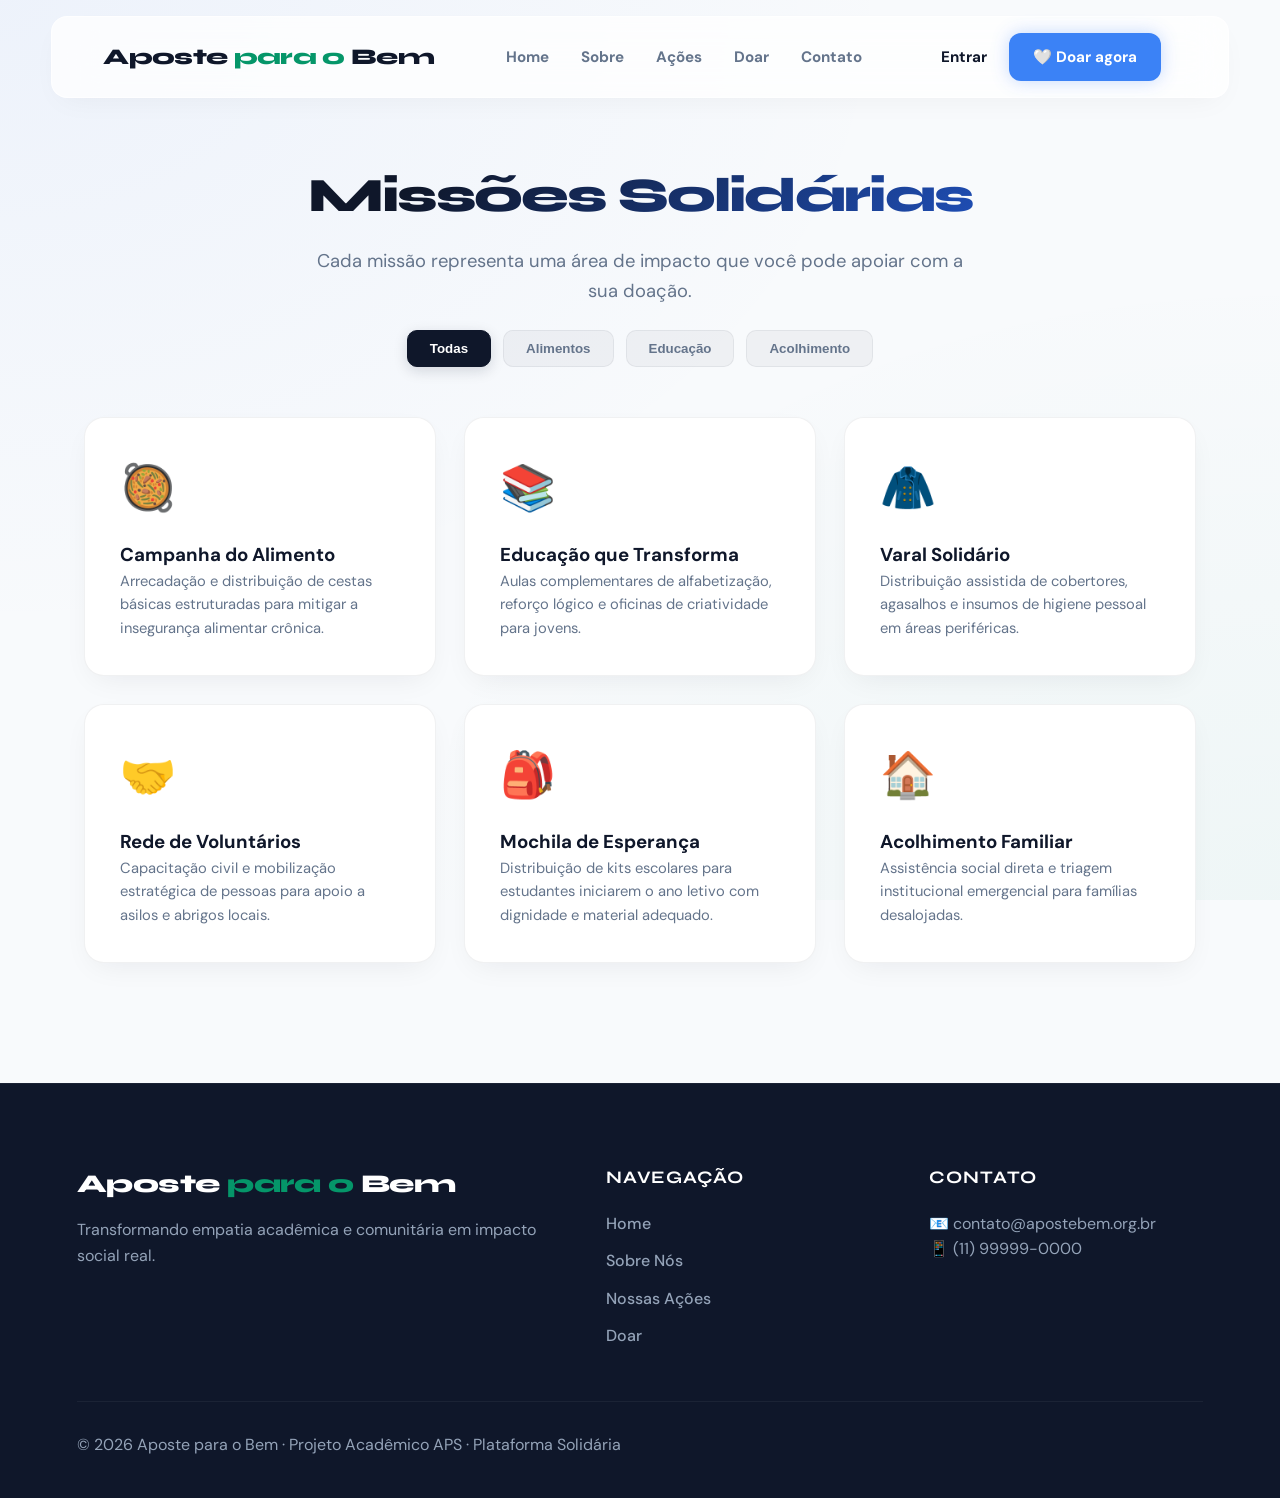
<file: acoes.html>
<!DOCTYPE html>
<html lang="pt-BR">
<head>
  <meta charset="UTF-8" />
  <meta name="viewport" content="width=device-width, initial-scale=1.0" />
  <title>Aposte para o Bem — Ações</title>
  <link href="https://fonts.googleapis.com/css2?family=Syne:wght@700;800&family=DM+Sans:wght@400;500;700&display=swap" rel="stylesheet" />
  <link rel="stylesheet" href="style.css" />
</head>
<body>

  <nav>
    <a href="index.html" class="nav-logo">Aposte<span> para o </span>Bem</a>
    <ul class="nav-links" id="navLinks">
      <li><a href="index.html" class="nav-item">Home</a></li>
      <li><a href="sobre.html" class="nav-item">Sobre</a></li>
      <li><a href="acoes.html" class="nav-item">Ações</a></li>
      <li><a href="doar.html" class="nav-item">Doar</a></li>
      <li><a href="contato.html" class="nav-item">Contato</a></li>
    </ul>
    <div class="nav-actions">
      <a href="login.html" class="nav-login" id="navAuth">Entrar</a>
      <a href="doar.html" class="nav-donate">🤍 Doar agora</a>
      <div class="hamburger" id="hamburger"><span></span><span></span><span></span></div>
    </div>
  </nav>

  <main class="content-wrapper">
    <div class="section-header-aps">
      <h2>Missões Solidárias</h2>
      <p>Cada missão representa uma área de impacto que você pode apoiar com a sua doação.</p>
      
      <div class="filter-box-container">
        <button class="filter-tab active" data-categoria="todos">Todas</button>
        <button class="filter-tab" data-categoria="alimento">Alimentos</button>
        <button class="filter-tab" data-categoria="educacao">Educação</button>
        <button class="filter-tab" data-categoria="acolhimento">Acolhimento</button>
      </div>
    </div>

    <div class="bento-grid-acoes" id="acoesGrid"></div>
  </main>

  <footer>
    <div class="footer-container">
      <div class="footer-box">
        <div class="footer-logo">Aposte<span> para o </span>Bem</div>
        <p>Transformando empatia acadêmica e comunitária em impacto social real.</p>
      </div>
      <div class="footer-box">
        <h4>Navegação</h4>
        <a href="index.html">Home</a>
        <a href="sobre.html">Sobre Nós</a>
        <a href="acoes.html">Nossas Ações</a>
        <a href="doar.html">Doar</a>
      </div>
      <div class="footer-box">
        <h4>Contato</h4>
        <p>📧 contato@apostebem.org.br</p>
        <p>📱 (11) 99999-0000</p>
      </div>
    </div>
    <hr class="footer-divider">
    <p>© 2026 Aposte para o Bem · Projeto Acadêmico APS · Plataforma Solidária</p>
  </footer>

  <script src="script.js"></script>
</body>
</html>
</file>
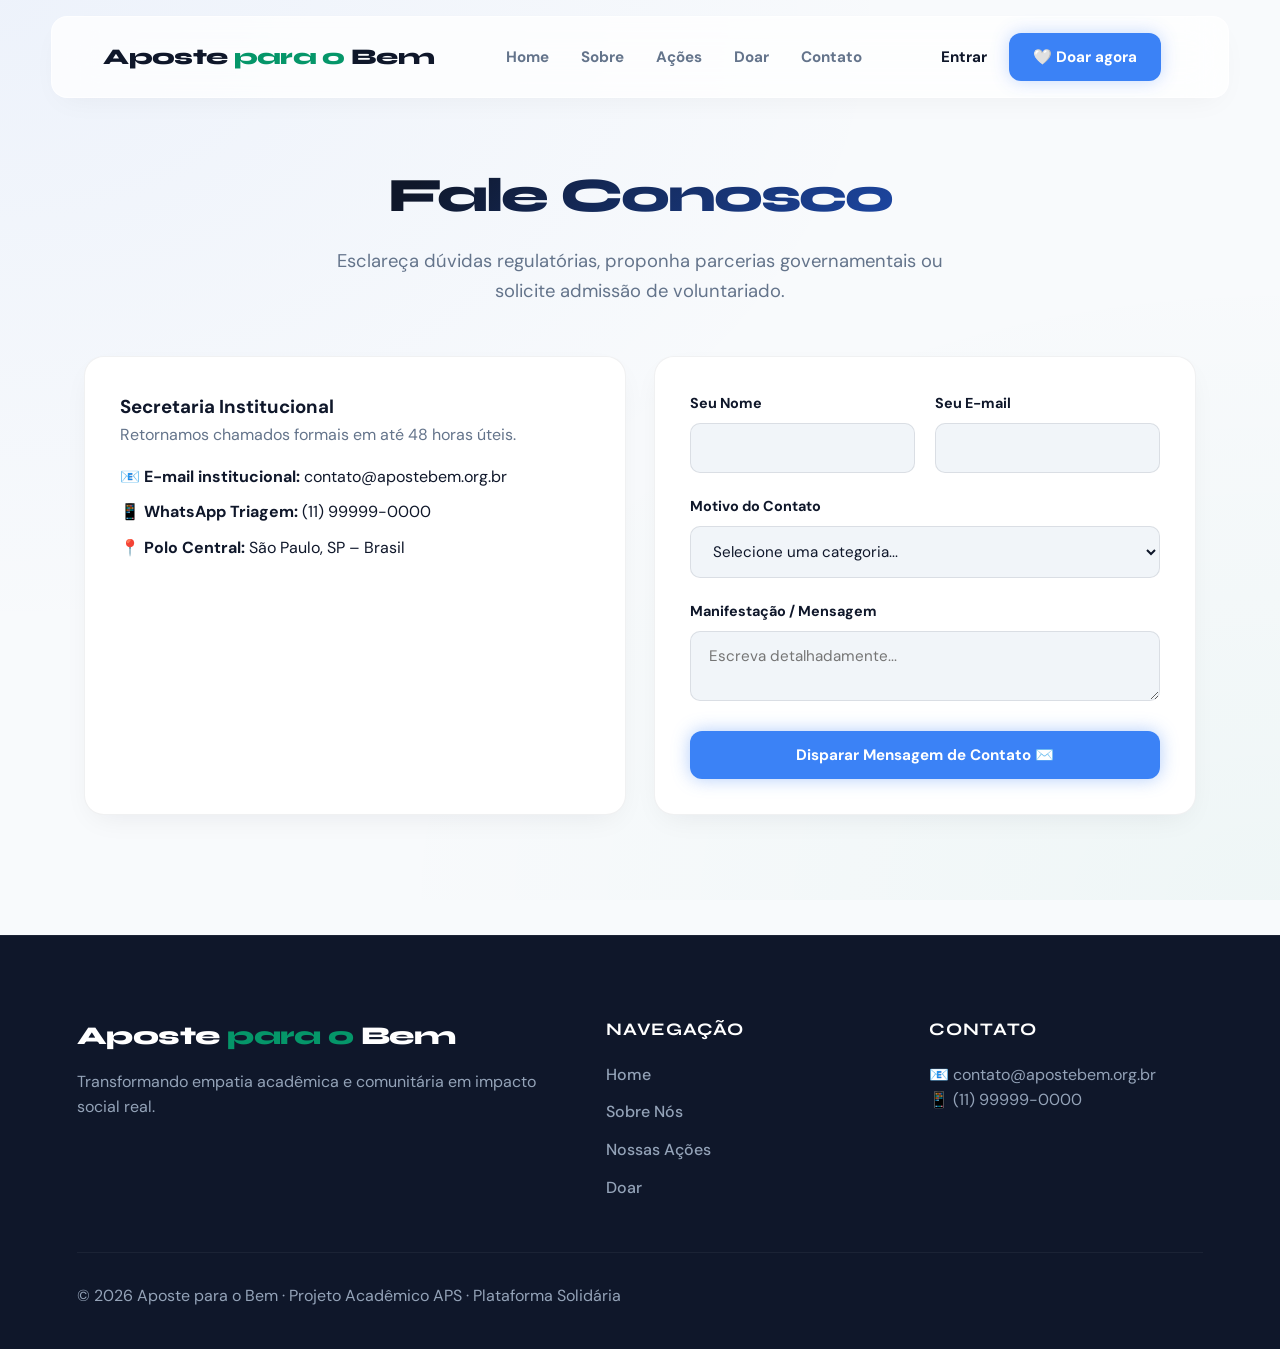
<file: contato.html>
<!DOCTYPE html>
<html lang="pt-BR">
<head>
  <meta charset="UTF-8" />
  <meta name="viewport" content="width=device-width, initial-scale=1.0" />
  <title>Aposte para o Bem — Contato</title>
  <link href="https://fonts.googleapis.com/css2?family=Syne:wght@700;800&family=DM+Sans:wght@400;500;700&display=swap" rel="stylesheet" />
  <link rel="stylesheet" href="style.css" />
</head>
<body>

  <nav>
    <a href="index.html" class="nav-logo">Aposte<span> para o </span>Bem</a>
    <ul class="nav-links" id="navLinks">
      <li><a href="index.html" class="nav-item">Home</a></li>
      <li><a href="sobre.html" class="nav-item">Sobre</a></li>
      <li><a href="acoes.html" class="nav-item">Ações</a></li>
      <li><a href="doar.html" class="nav-item">Doar</a></li>
      <li><a href="contato.html" class="nav-item">Contato</a></li>
    </ul>
    <div class="nav-actions">
      <a href="login.html" class="nav-login" id="navAuth">Entrar</a>
      <a href="doar.html" class="nav-donate">🤍 Doar agora</a>
      <div class="hamburger" id="hamburger"><span></span><span></span><span></span></div>
    </div>
  </nav>

  <main class="content-wrapper">
    <div class="section-header-aps">
      <h2>Fale Conosco</h2>
      <p>Esclareça dúvidas regulatórias, proponha parcerias governamentais ou solicite admissão de voluntariado.</p>
    </div>

    <div class="bento-grid-contato">
      <div class="box-card contato-direto">
        <h3>Secretaria Institucional</h3>
        <p style="color: var(--texto-mutado); margin-bottom: 16px;">Retornamos chamados formais em até 48 horas úteis.</p>
        <div class="contato-item-linha" style="margin-bottom: 10px;"><span>📧</span> <strong>E-mail institucional:</strong> contato@apostebem.org.br</div>
        <div class="contato-item-linha" style="margin-bottom: 10px;"><span>📱</span> <strong>WhatsApp Triagem:</strong> (11) 99999-0000</div>
        <div class="contato-item-linha"><span>📍</span> <strong>Polo Central:</strong> São Paulo, SP – Brasil</div>
      </div>

      <div class="box-card contato-form-box">
        <form id="contatoForm">
          <div class="form-row">
            <div class="form-group"><label>Seu Nome</label><input type="text" id="contato-nome" required /></div>
            <div class="form-group"><label>Seu E-mail</label><input type="email" id="contato-email" required /></div>
          </div>
          <div class="form-group">
            <label>Motivo do Contato</label>
            <select id="contato-assunto" required>
              <option value="">Selecione uma categoria...</option>
              <option value="voluntario">Desejo ser voluntário</option>
              <option value="parceria">Quero propor convênio/parceria</option>
              <option value="outro">Outras demandas acadêmicas</option>
            </select>
          </div>
          <div class="form-group"><label>Manifestação / Mensagem</label><textarea id="contato-mensagem" placeholder="Escreva detalhadamente..." required></textarea></div>
          <button type="submit" class="btn-primary btn-full">Disparar Mensagem de Contato ✉️</button>
        </form>
      </div>
    </div>
  </main>

  <footer>
    <div class="footer-container">
      <div class="footer-box">
        <div class="footer-logo">Aposte<span> para o </span>Bem</div>
        <p>Transformando empatia acadêmica e comunitária em impacto social real.</p>
      </div>
      <div class="footer-box">
        <h4>Navegação</h4>
        <a href="index.html">Home</a>
        <a href="sobre.html">Sobre Nós</a>
        <a href="acoes.html">Nossas Ações</a>
        <a href="doar.html">Doar</a>
      </div>
      <div class="footer-box">
        <h4>Contato</h4>
        <p>📧 contato@apostebem.org.br</p>
        <p>📱 (11) 99999-0000</p>
      </div>
    </div>
    <hr class="footer-divider">
    <p>© 2026 Aposte para o Bem · Projeto Acadêmico APS · Plataforma Solidária</p>
  </footer>

  <script src="script.js"></script>
</body>
</html>
</file>
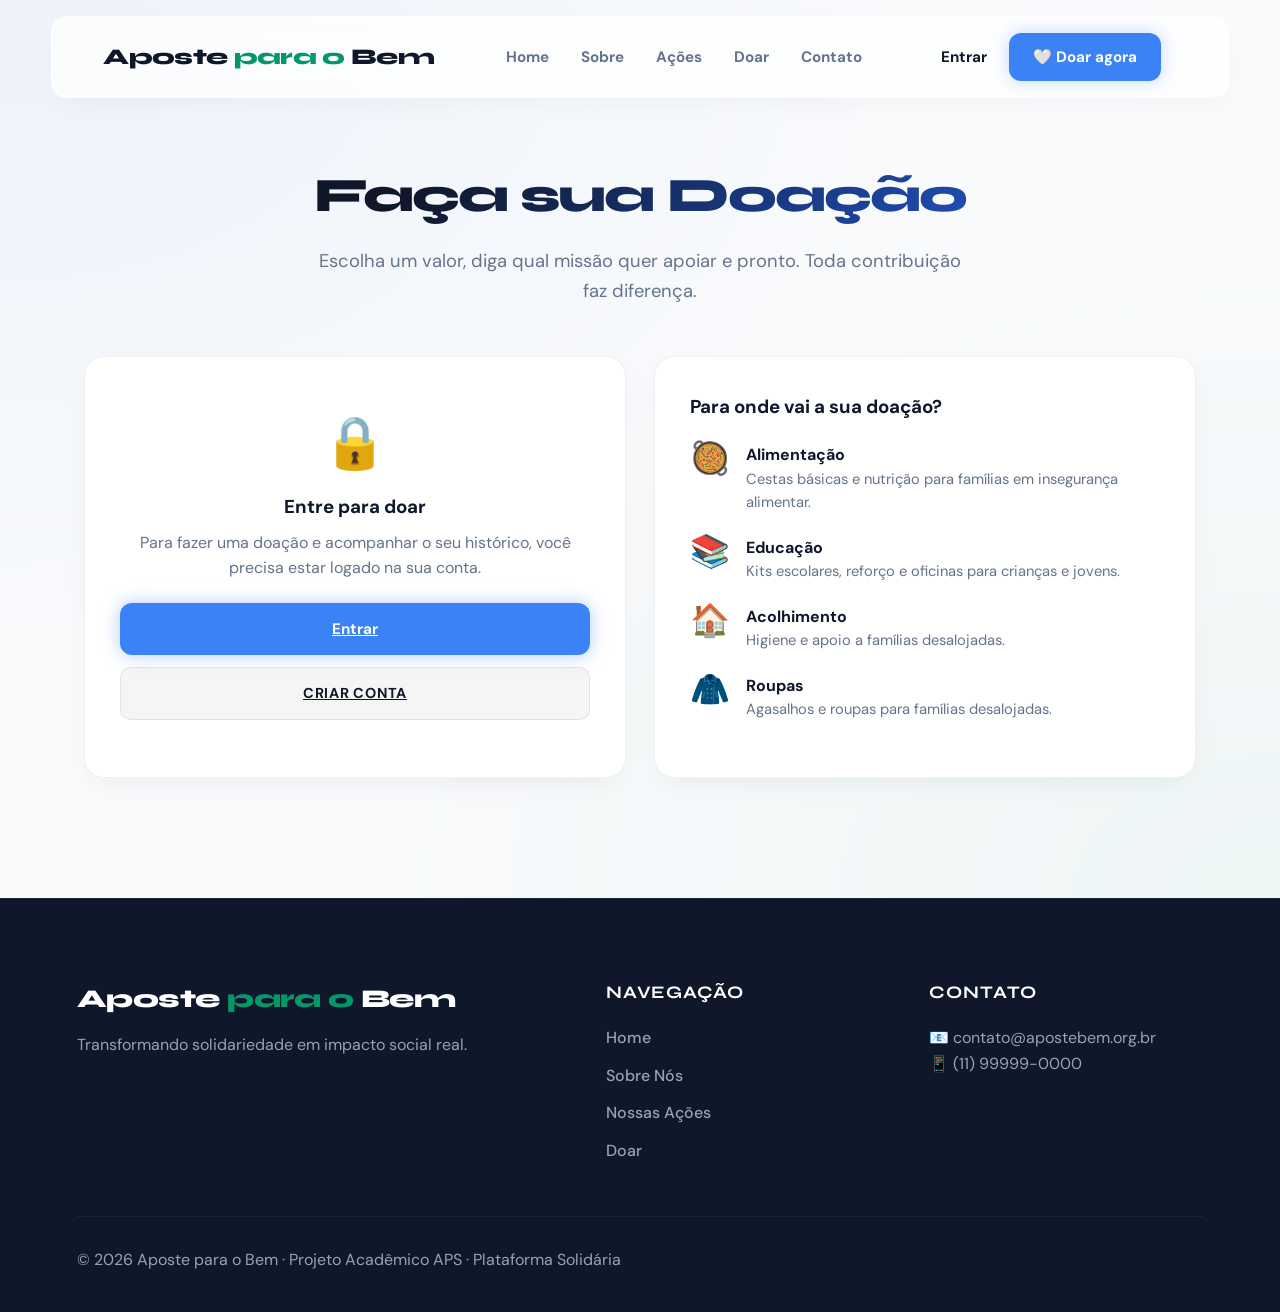
<file: doar.html>
<!DOCTYPE html>
<html lang="pt-BR">
<head>
  <meta charset="UTF-8" />
  <meta name="viewport" content="width=device-width, initial-scale=1.0" />
  <title>Aposte para o Bem — Doar</title>
  <link href="https://fonts.googleapis.com/css2?family=Syne:wght@700;800&family=DM+Sans:wght@400;500;700&display=swap" rel="stylesheet" />
  <link rel="stylesheet" href="style.css" />
</head>
<body>

  <nav>
    <a href="index.html" class="nav-logo">Aposte<span> para o </span>Bem</a>
    <ul class="nav-links" id="navLinks">
      <li><a href="index.html" class="nav-item">Home</a></li>
      <li><a href="sobre.html" class="nav-item">Sobre</a></li>
      <li><a href="acoes.html" class="nav-item">Ações</a></li>
      <li><a href="doar.html" class="nav-item">Doar</a></li>
      <li><a href="contato.html" class="nav-item">Contato</a></li>
    </ul>
    <div class="nav-actions">
      <a href="login.html" class="nav-login" id="navAuth">Entrar</a>
      <a href="doar.html" class="nav-donate">🤍 Doar agora</a>
      <div class="hamburger" id="hamburger"><span></span><span></span><span></span></div>
    </div>
  </nav>

  <main class="content-wrapper">
    <div class="section-header-aps">
      <h2>Faça sua Doação</h2>
      <p>Escolha um valor, diga qual missão quer apoiar e pronto. Toda contribuição faz diferença.</p>
    </div>

    <div class="bento-grid-doar">
      <div class="box-card form-doacao-box">
        <h3 id="tituloFormDoacao">Dados da doação</h3>
        <div id="gateLogin" class="gate-login" style="display:none;">
          <div class="gate-icone">🔒</div>
          <h3>Entre para doar</h3>
          <p>Para fazer uma doação e acompanhar o seu histórico, você precisa estar logado na sua conta.</p>
          <a href="login.html" class="btn-primary btn-full">Entrar</a>
          <a href="login.html#cadastro" class="btn-secondary btn-full" style="margin-top:12px;">Criar conta</a>
        </div>
        <form id="doacaoForm" style="display:none;">
          <div class="form-row">
            <div class="form-group">
              <label for="doacao-nome">Nome</label>
              <input type="text" id="doacao-nome" placeholder="Seu nome" required />
            </div>
            <div class="form-group">
              <label for="doacao-email">E-mail</label>
              <input type="email" id="doacao-email" placeholder="nome@exemplo.com" required />
            </div>
          </div>

          <div class="form-group">
            <label>Valor da doação</label>
            <div class="valores-rapidos">
              <button type="button" class="valor-btn" data-valor="10">R$ 10</button>
              <button type="button" class="valor-btn" data-valor="25">R$ 25</button>
              <button type="button" class="valor-btn" data-valor="50">R$ 50</button>
              <button type="button" class="valor-btn" data-valor="100">R$ 100</button>
            </div>
            <input type="number" id="doacao-valor" min="1" step="0.01" placeholder="Ou digite outro valor (R$)" required />
          </div>

          <div class="form-group">
            <label for="doacao-tipo">Missão que deseja apoiar</label>
            <select id="doacao-tipo" required>
              <option value="Onde for mais necessário">Onde for mais necessário</option>
              <option value="Alimentação">Alimentação</option>
              <option value="Educação">Educação</option>
              <option value="Acolhimento">Acolhimento</option>
              <option value="Roupas">Roupas</option>
            </select>
          </div>

          <div class="form-group" id="roupasCampo" style="display:none;">
            <label for="doacao-roupas">Qual?</label>
            <input type="text" id="doacao-roupas" placeholder="Descreva a causa" />
          </div>

          <div class="form-group">
            <label for="doacao-msg">Mensagem (opcional)</label>
            <textarea id="doacao-msg" placeholder="Deixe uma palavra de apoio..."></textarea>
          </div>

          <button type="submit" class="btn-primary btn-full">Confirmar Doação 🤍</button>
        </form>
      </div>

      <div class="box-card doar-info-box">
        <h3>Para onde vai a sua doação?</h3>
        <div class="doar-info-item"><span>🥘</span><div><strong>Alimentação</strong><p>Cestas básicas e nutrição para famílias em insegurança alimentar.</p></div></div>
        <div class="doar-info-item"><span>📚</span><div><strong>Educação</strong><p>Kits escolares, reforço e oficinas para crianças e jovens.</p></div></div>
        <div class="doar-info-item"><span>🏠</span><div><strong>Acolhimento</strong><p>Higiene e apoio a famílias desalojadas.</p></div></div>
        <div class="doar-info-item"><span>🧥</span><div><strong>Roupas</strong><p>Agasalhos e roupas para famílias desalojadas.</p></div></div>
      </div>

      <div class="box-card historico-doacao-box full-width-box" id="historicoBox" style="display:none;">
        <div class="registro-header">
          <h3 id="tituloHistorico">Minhas Doações</h3>
          <div class="total-doado" id="totalDoado">Total Acumulado: R$ 0,00</div>
        </div>
        <div id="listaDoacoes"></div>
      </div>
    </div>
  </main>

  <footer>
    <div class="footer-container">
      <div class="footer-box">
        <div class="footer-logo">Aposte<span> para o </span>Bem</div>
        <p>Transformando solidariedade em impacto social real.</p>
      </div>
      <div class="footer-box">
        <h4>Navegação</h4>
        <a href="index.html">Home</a>
        <a href="sobre.html">Sobre Nós</a>
        <a href="acoes.html">Nossas Ações</a>
        <a href="doar.html">Doar</a>
      </div>
      <div class="footer-box">
        <h4>Contato</h4>
        <p>📧 contato@apostebem.org.br</p>
        <p>📱 (11) 99999-0000</p>
      </div>
    </div>
    <hr class="footer-divider">
    <p>© 2026 Aposte para o Bem · Projeto Acadêmico APS · Plataforma Solidária</p>
  </footer>

  <script src="script.js"></script>
</body>
</html>
</file>
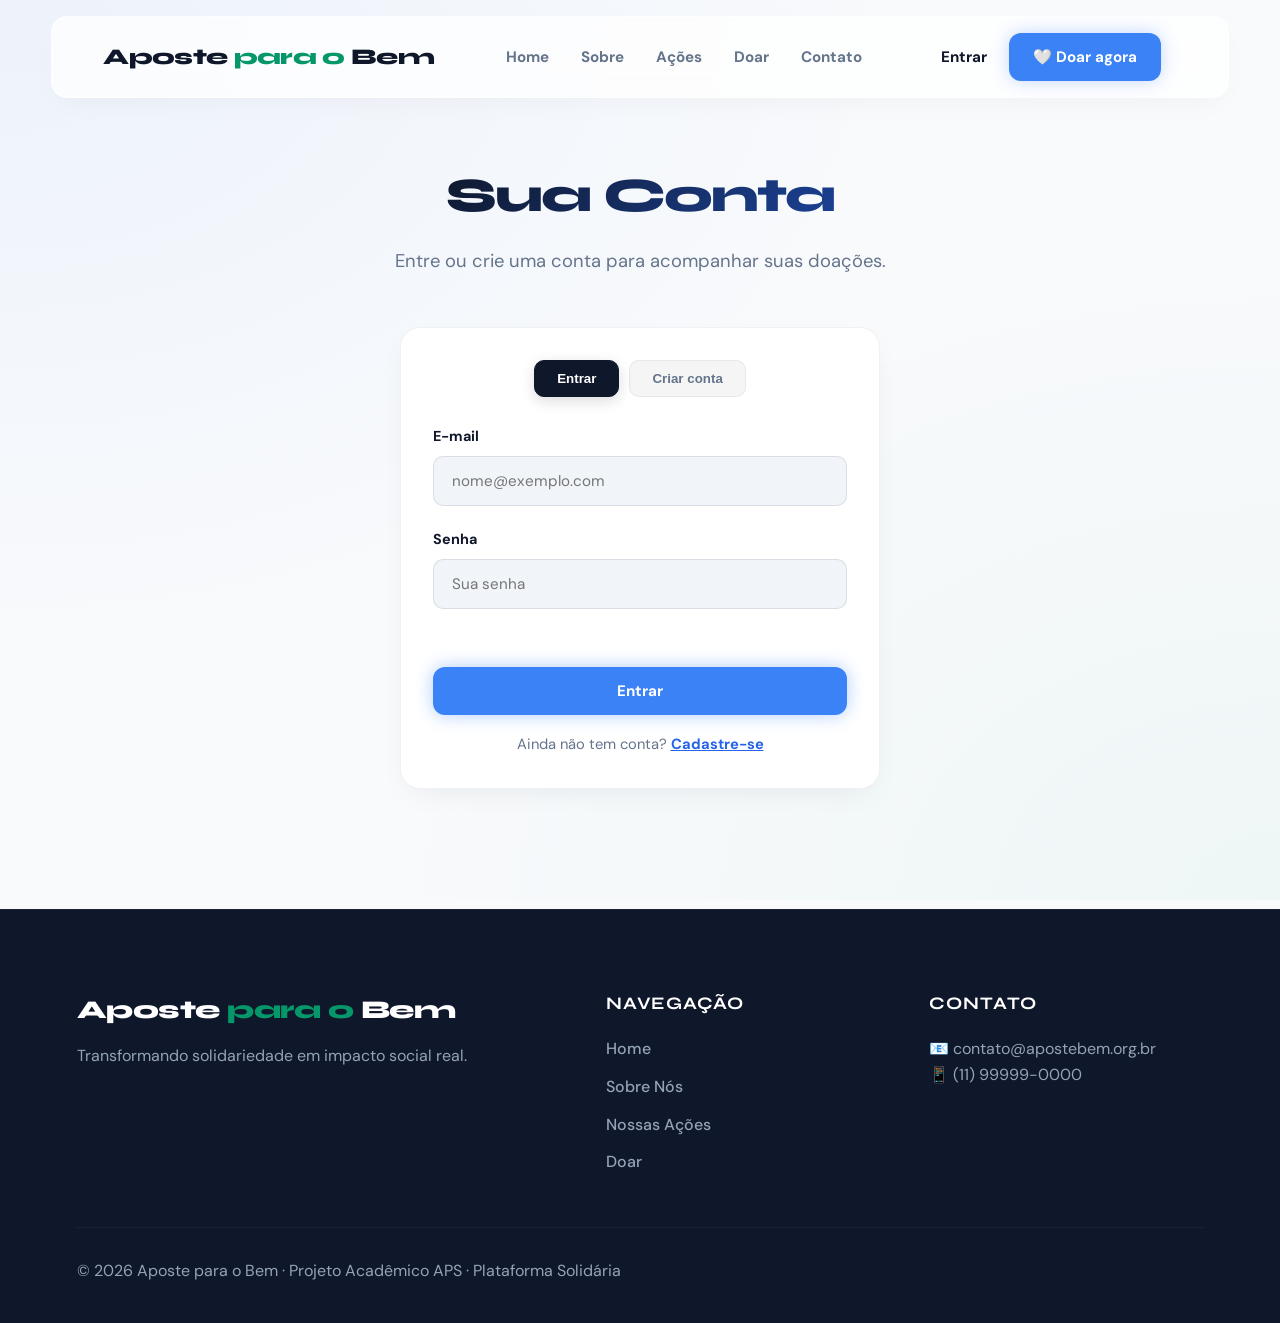
<file: login.html>
<!DOCTYPE html>
<html lang="pt-BR">
<head>
  <meta charset="UTF-8" />
  <meta name="viewport" content="width=device-width, initial-scale=1.0" />
  <title>Aposte para o Bem — Entrar</title>
  <link href="https://fonts.googleapis.com/css2?family=Syne:wght@700;800&family=DM+Sans:wght@400;500;700&display=swap" rel="stylesheet" />
  <link rel="stylesheet" href="style.css" />
</head>
<body>

  <nav>
    <a href="index.html" class="nav-logo">Aposte<span> para o </span>Bem</a>
    <ul class="nav-links" id="navLinks">
      <li><a href="index.html" class="nav-item">Home</a></li>
      <li><a href="sobre.html" class="nav-item">Sobre</a></li>
      <li><a href="acoes.html" class="nav-item">Ações</a></li>
      <li><a href="doar.html" class="nav-item">Doar</a></li>
      <li><a href="contato.html" class="nav-item">Contato</a></li>
    </ul>
    <div class="nav-actions">
      <a href="login.html" class="nav-login" id="navAuth">Entrar</a>
      <a href="doar.html" class="nav-donate">🤍 Doar agora</a>
      <div class="hamburger" id="hamburger"><span></span><span></span><span></span></div>
    </div>
  </nav>

  <main class="content-wrapper">
    <div class="section-header-aps">
      <h2>Sua Conta</h2>
      <p>Entre ou crie uma conta para acompanhar suas doações.</p>
    </div>

    <div class="auth-wrapper">
      <div class="box-card auth-card">
        <div class="auth-tabs">
          <button type="button" class="filter-tab active" data-auth="login">Entrar</button>
          <button type="button" class="filter-tab" data-auth="cadastro">Criar conta</button>
        </div>

        <form id="loginForm" class="auth-form">
          <div class="form-group">
            <label for="login-email">E-mail</label>
            <input type="email" id="login-email" placeholder="nome@exemplo.com" autocomplete="email" required />
          </div>
          <div class="form-group">
            <label for="login-senha">Senha</label>
            <input type="password" id="login-senha" placeholder="Sua senha" autocomplete="current-password" required />
          </div>
          <p class="auth-msg" id="loginMsg" role="alert"></p>
          <button type="submit" class="btn-primary btn-full">Entrar</button>
          <p class="auth-troca">Ainda não tem conta? <a href="#" data-auth-link="cadastro">Cadastre-se</a></p>
        </form>

        <form id="cadastroForm" class="auth-form" style="display:none;">
          <div class="form-group">
            <label for="cad-nome">Nome completo</label>
            <input type="text" id="cad-nome" placeholder="Seu nome" autocomplete="name" required />
          </div>
          <div class="form-group">
            <label for="cad-email">E-mail</label>
            <input type="email" id="cad-email" placeholder="nome@exemplo.com" autocomplete="email" required />
          </div>
          <div class="form-row">
            <div class="form-group">
              <label for="cad-senha">Senha</label>
              <input type="password" id="cad-senha" placeholder="Mín. 6 caracteres" minlength="6" autocomplete="new-password" required />
            </div>
            <div class="form-group">
              <label for="cad-senha2">Confirmar senha</label>
              <input type="password" id="cad-senha2" placeholder="Repita a senha" minlength="6" autocomplete="new-password" required />
            </div>
          </div>
          <p class="auth-msg" id="cadastroMsg" role="alert"></p>
          <button type="submit" class="btn-primary btn-full">Criar conta</button>
          <p class="auth-troca">Já tem conta? <a href="#" data-auth-link="login">Entrar</a></p>
        </form>

        <div id="authLogado" class="auth-logado" style="display:none;">
          <div class="auth-avatar">🤍</div>
          <h3 id="authNomeLogado">Olá!</h3>
          <p id="authEmailLogado" style="color: var(--texto-mutado); margin-bottom: 20px;"></p>
          <a href="doar.html" class="btn-primary btn-full">Fazer uma doação</a>
          <button type="button" id="btnSair" class="btn-secondary btn-full" style="margin-top:12px;">Sair da conta</button>
        </div>
      </div>
    </div>
  </main>

  <footer>
    <div class="footer-container">
      <div class="footer-box">
        <div class="footer-logo">Aposte<span> para o </span>Bem</div>
        <p>Transformando solidariedade em impacto social real.</p>
      </div>
      <div class="footer-box">
        <h4>Navegação</h4>
        <a href="index.html">Home</a>
        <a href="sobre.html">Sobre Nós</a>
        <a href="acoes.html">Nossas Ações</a>
        <a href="doar.html">Doar</a>
      </div>
      <div class="footer-box">
        <h4>Contato</h4>
        <p>📧 contato@apostebem.org.br</p>
        <p>📱 (11) 99999-0000</p>
      </div>
    </div>
    <hr class="footer-divider">
    <p>© 2026 Aposte para o Bem · Projeto Acadêmico APS · Plataforma Solidária</p>
  </footer>

  <script src="script.js"></script>
</body>
</html>
</file>
<file: style.css>
/* ==========================================================================
   ESTILO VISUAL — ONG APOSTE PARA O BEM (PROJETO APS 2026)
   --------------------------------------------------------------------------
   DIRETRIZES DE DESIGN APLICADAS (Inspirado em greenpeace.org e elevar.org):
   - Sistema de blocos (Bento Grid): Organização geométrica limpa e estruturada.
   - Identidade Visual Forte: Uso de fundos sólidos e tipografia marcante (Syne).
   - Cores Institucionais: Verde (esperança/ação), Azul (segurança/confiança).
   - Cantos Suaves (14px): Passa um aspecto moderno, porém sóbrio e profissional.
   ========================================================================== */

@import url('https://fonts.googleapis.com/css2?family=DM+Sans:wght@400;500;700&family=Syne:wght@700;800&display=swap');

:root {
  /* Fundo "Off-White" Premium e Acolhedor (Foge do branco sem graça de hospital) */
  --bg-principal: #f8fafc;       /* Tom slate ultra-claro, minimalista e elegante */
  --bg-caixas: #ffffff;          /* Blocos em branco puro para criar profundidade */
  --bg-input: #f1f5f9;           /* Cinza claro suave para os campos */
  --borda-caixas: rgba(15, 23, 42, 0.06);
  
  /* Cores de Destaque Humanitárias e Maduras */
  --texto-principal: #0f172a;    /* Azul Escuro Slate para tipografia ultra-nítida */
  --texto-mutado: #64748b;       /* Cinza azulado para descrições e subtítulos */
  
  --verde-ong: #059669;          /* Verde Esmeralda Institucional (Transmite esperança e seriedade) */
  --azul-ong: #2563eb;           /* Azul Real Confiável (Transmite segurança e transparência) */
  --laranja-acao: #ea580c;        /* Laranja Terracota para conversão sem parecer agressivo */
  
  --radius-caixa: 20px;          /* Cantos arredondados modernos */
  --sombra-premium: 0 10px 30px -10px rgba(15, 23, 42, 0.08); /* Sombra leve e orgânica */
}

* {
  box-sizing: border-box;
  margin: 0;
  padding: 0;
}

body {
  font-family: 'DM Sans', sans-serif;
  background-color: var(--bg-principal);
  color: var(--texto-principal);
  font-size: 16px;
  line-height: 1.6;
  -webkit-font-smoothing: antialiased;
  
  /* Gradiente Orgânico Sutil para quebrar totalmente o visual estático/genérico */
  background-image: 
    radial-gradient(at 0% 0%, rgba(37, 99, 235, 0.05) 0px, transparent 50%),
    radial-gradient(at 100% 100%, rgba(5, 150, 105, 0.04) 0px, transparent 50%);
  background-attachment: fixed;
}

/* NAVBAR FLUTUANTE GLASSMORPHISM VERSÃO LIGHT */
nav {
  position: sticky;
  top: 16px;
  margin: 16px 4% 0 4%;
  background: rgba(255, 255, 255, 0.75);
  backdrop-filter: blur(20px);
  -webkit-backdrop-filter: blur(20px);
  border: 1px solid rgba(255, 255, 255, 0.6);
  border-radius: 16px;
  display: flex;
  justify-content: space-between;
  align-items: center;
  padding: 16px 4%;
  z-index: 1000;
  box-shadow: 0 10px 30px -10px rgba(15, 23, 42, 0.05);
}

.nav-logo {
  font-family: 'Syne', sans-serif;
  font-weight: 800;
  font-size: 1.4rem;
  color: var(--texto-principal);
  text-decoration: none;
  letter-spacing: -0.03em;
}
.nav-logo span { color: var(--verde-ong); }

.nav-links {
  display: flex;
  gap: 32px;
  list-style: none;
}
.nav-item {
  text-decoration: none;
  font-weight: 700;
  color: var(--texto-mutado);
  font-size: 0.95rem;
  transition: color 0.25s ease, transform 0.2s ease;
}
.nav-item:hover { 
  color: var(--texto-principal); 
  transform: translateY(-1px);
}

/* Botão de Doação com o Azul que você escolheu na Imagem 2 */
.nav-donate {
  background: #3b82f6;
  color: #ffffff;
  padding: 12px 24px;
  border-radius: 12px;
  font-family: 'DM Sans', sans-serif;
  font-weight: 700;
  font-size: 0.95rem;
  text-transform: none;
  letter-spacing: normal;
  border: none;
  cursor: pointer;
  transition: all 0.2s ease-in-out;
  box-shadow: 0 0 18px rgba(59, 130, 246, 0.3);
  display: inline-flex;
  align-items: center;
  justify-content: center;
  gap: 8px;
  text-decoration: none;
}
.nav-donate:hover {
  background: #2563eb;
  transform: translateY(-1px);
  box-shadow: 0 0 25px rgba(59, 130, 246, 0.5);
}

/* CONTAINER PRINCIPAL */
.content-wrapper {
  max-width: 1160px;
  margin: 60px auto;
  padding: 0 24px;
}

/* CABEÇALHOS ASSIMÉTRICOS E MODERNOS */
.section-header-aps {
  margin-bottom: 50px;
  text-align: center;
}
.section-header-aps h2 {
  font-family: 'Syne', sans-serif;
  font-size: 3rem;
  font-weight: 800;
  letter-spacing: -0.04em;
  margin-bottom: 12px;
  background: linear-gradient(135deg, var(--texto-principal) 30%, var(--azul-ong));
  -webkit-background-clip: text;
  -webkit-text-fill-color: transparent;
}
.section-header-aps p {
  color: var(--texto-mutado);
  font-size: 1.15rem;
  max-width: 650px;
  margin: 0 auto;
}

/* CARDS BENTO GRID DE ALTO CONTRASTE */
.box-card {
  background: var(--bg-caixas);
  border: 1px solid var(--borda-caixas);
  border-radius: var(--radius-caixa);
  padding: 35px;
  box-shadow: var(--sombra-premium);
  transition: transform 0.4s cubic-bezier(0.16, 1, 0.3, 1), box-shadow 0.4s, border-color 0.4s;
}
.box-card:hover {
  transform: translateY(-6px);
  border-color: rgba(37, 99, 235, 0.15);
  box-shadow: 0 25px 50px -12px rgba(15, 23, 42, 0.12);
}

.bento-grid-home {
  display: grid;
  grid-template-columns: repeat(3, 1fr);
  gap: 28px;
}
.full-width-box { grid-column: span 3; }

/* HERO BANNER REFINADO COM PROFUNDIDADE */
.box-hero {
  display: grid;
  grid-template-columns: 1.15fr 0.85fr;
  gap: 40px;
  align-items: center;
  background: linear-gradient(135deg, #ffffff 0%, #f1f5f9 100%);
  border: 1px solid rgba(37, 99, 235, 0.1);
}
.box-tag {
  background: rgba(5, 150, 105, 0.1);
  color: var(--verde-ong);
  padding: 6px 14px;
  border-radius: 999px;
  font-weight: 700;
  font-size: 0.78rem;
  text-transform: uppercase;
  letter-spacing: 0.08em;
  display: inline-block;
  margin-bottom: 18px;
}
.hero-text h1 {
  font-family: 'Syne', sans-serif;
  font-size: 3.5rem;
  line-height: 1.05;
  margin-bottom: 20px;
  letter-spacing: -0.04em;
  color: var(--texto-principal);
}
.hero-text p {
  font-size: 1.15rem;
  color: var(--texto-mutado);
  line-height: 1.6;
}
.hero-image-box img {
  width: 100%;
  height: 340px;
  object-fit: cover;
  border-radius: 14px;
  opacity: 1;
  box-shadow: 0 15px 35px rgba(15, 23, 42, 0.1);
}

/* STAT CARDS (Métricas de Impacto Social) */
.box-stat { text-align: center; padding: 45px 20px; }
.box-stat h3 { font-family: 'Syne', sans-serif; font-size: 3.2rem; margin-bottom: 6px; letter-spacing: -0.03em; }
.box-stat p { font-weight: 700; color: var(--texto-mutado); font-size: 0.85rem; text-transform: uppercase; letter-spacing: 0.05em; }
.highlight-green h3 { color: var(--verde-ong); }
.highlight-blue h3 { color: var(--azul-ong); }
.highlight-gold h3 { color: var(--dourado-ong); }

/* CALL TO ACTION MARCANTE EM AZUL PREMIUM (Visual Igual ao Box Solicitado) */
.box-cta {
  background: linear-gradient(135deg, #1e293b 0%, #0f172a 100%); /* Fundo Escuro Nobre para destacar a ação */
  border: none;
  color: #ffffff;
}
.box-cta h4 { 
  font-family: 'Syne', sans-serif; 
  font-size: 2.2rem; 
  margin-bottom: 8px; 
  letter-spacing: -0.02em;
  color: #ffffff;
}
.box-cta p { color: #94a3b8; font-size: 1.1rem; }
.cta-flex { display: flex; justify-content: space-between; align-items: center; gap: 40px; }

/* GRIDS INTERNAS */
.bento-grid-sobre, .bento-grid-doar, .bento-grid-contato {
  display: grid;
  grid-template-columns: 1fr 1fr;
  gap: 28px;
}
.box-image-wrapper { padding: 0; overflow: hidden; }
.box-image-wrapper img {
  width: 100%;
  height: 100%;
  min-height: 300px;
  object-fit: cover;
}

.box-pillar { text-align: center; padding: 45px 24px; }
.box-pillar h4 { font-family: 'Syne', sans-serif; font-size: 1.4rem; margin-bottom: 8px; color: var(--texto-principal); }
.pillar-icon { font-size: 3rem; display: block; margin-bottom: 16px; }

.bento-grid-acoes {
  display: grid;
  grid-template-columns: repeat(3, 1fr);
  gap: 28px;
}
.bento-grid-acoes .box-card h3 { color: var(--texto-principal); }
.acao-icon { font-size: 2.8rem; margin-bottom: 15px; display: inline-block; }

/* BOTÃO PRINCIPAL AZUL COM GLOW DA REQUISIÇÃO */
.btn-primary {
  background: #3b82f6;
  color: #ffffff;
  padding: 14px 28px;
  border-radius: 12px;
  font-family: 'DM Sans', sans-serif;
  font-weight: 700;
  font-size: 0.95rem;
  text-transform: none;
  letter-spacing: normal;
  border: none;
  cursor: pointer;
  transition: all 0.2s ease-in-out;
  box-shadow: 0 0 18px rgba(59, 130, 246, 0.4);
  display: inline-flex;
  align-items: center;
  justify-content: center;
  gap: 8px;
}
.btn-primary:hover {
  background: #2563eb;
  transform: translateY(-1px);
  box-shadow: 0 0 25px rgba(59, 130, 246, 0.6);
}

.btn-secondary {
  background: rgba(15, 23, 42, 0.04);
  border: 1px solid rgba(15, 23, 42, 0.08);
  color: var(--texto-principal);
  padding: 14px 32px;
  border-radius: 10px;
  font-weight: 700;
  text-transform: uppercase;
  letter-spacing: 0.05em;
  font-size: 0.9rem;
  cursor: pointer;
  transition: all 0.25s ease;
}
.btn-secondary:hover {
  background: rgba(15, 23, 42, 0.08);
  border-color: var(--texto-principal);
}

.hero-buttons { display: flex; gap: 16px; margin-top: 32px; }
.btn-full { width: 100%; justify-content: center; display: inline-flex; }

.form-group { margin-bottom: 22px; }
.form-group label { display: block; font-weight: 700; margin-bottom: 8px; color: var(--texto-principal); font-size: 0.9rem; }
.form-row { display: grid; grid-template-columns: 1fr 1fr; gap: 20px; }

input, select, textarea {
  width: 100%;
  padding: 14px 18px;
  border: 1px solid rgba(15, 23, 42, 0.1);
  border-radius: 10px;
  font-family: inherit;
  background: var(--bg-input);
  color: var(--texto-principal);
  font-size: 0.95rem;
  transition: all 0.2s ease;
}
input:focus, select:focus, textarea:focus {
  outline: none;
  border-color: var(--azul-ong);
  box-shadow: 0 0 0 4px rgba(37, 99, 235, 0.15);
  background: #ffffff;
}
select option { background: #ffffff; color: var(--texto-principal); }

/* ABAS DE FILTRO REESTILIZADAS */
.filter-box-container { display: flex; justify-content: center; gap: 12px; margin-top: 24px; }
.filter-tab {
  background: rgba(15, 23, 42, 0.04); border: 1px solid rgba(15, 23, 42, 0.06);
  padding: 10px 22px; border-radius: 10px; font-weight: 700; cursor: pointer;
  color: var(--texto-mutado); transition: all 0.2s ease;
}
.filter-tab:hover { color: var(--texto-principal); border-color: rgba(15, 23, 42, 0.2); }
.filter-tab.active { background: var(--texto-principal); color: #ffffff; border-color: var(--texto-principal); box-shadow: 0 4px 14px rgba(15, 23, 42, 0.15); }

/* HISTÓRICO DE DOAÇÕES */
.registro-header { display: flex; justify-content: space-between; align-items: center; margin-bottom: 20px; border-bottom: 1px solid var(--borda-caixas); padding-bottom: 15px; }
.total-doado { font-family: 'Syne', sans-serif; font-size: 1.4rem; font-weight: 800; color: var(--verde-ong); }
.doacao-item { display: flex; justify-content: space-between; align-items: center; padding: 18px 0; border-bottom: 1px solid var(--borda-caixas); }
.doacao-item:last-child { border-bottom: none; }
.doacao-item strong { font-size: 1.05rem; color: var(--texto-principal); display: block; }
.doacao-valor { color: var(--verde-ong); font-weight: 700; font-size: 1.2rem; font-family: 'Syne', sans-serif; }

/* FORMULÁRIO DE DOAÇÃO */
.valores-rapidos { display: grid; grid-template-columns: repeat(4, 1fr); gap: 10px; margin-bottom: 12px; }
.valor-btn {
  padding: 12px 0; border-radius: 12px; border: 1px solid rgba(15, 23, 42, 0.12);
  background: var(--bg-input); color: var(--texto-principal); font-family: 'DM Sans', sans-serif;
  font-weight: 700; font-size: 1rem; cursor: pointer; transition: all 0.2s;
}
.valor-btn:hover { border-color: var(--azul-ong); }
.valor-btn.active { background: var(--azul-ong); border-color: var(--azul-ong); color: #fff; box-shadow: 0 4px 14px rgba(37, 99, 235, 0.25); }
.gate-login { text-align: center; padding: 10px 0; }
.gate-icone { font-size: 3.2rem; margin-bottom: 8px; }
.gate-login h3 { margin-bottom: 8px; }
.gate-login p { color: var(--texto-mutado); margin-bottom: 22px; }
input[readonly] { background: #e8edf3; color: var(--texto-mutado); cursor: not-allowed; }
.aviso-login { background: #eff6ff; border: 1px solid rgba(37, 99, 235, 0.15); color: var(--texto-principal); padding: 12px 16px; border-radius: 12px; font-size: 0.9rem; margin-bottom: 22px; }
.aviso-login a { color: var(--azul-ong); font-weight: 700; }
.doar-info-box h3 { margin-bottom: 20px; }
.doar-info-item { display: flex; gap: 16px; align-items: flex-start; margin-bottom: 20px; }
.doar-info-item > span { font-size: 2rem; line-height: 1; }
.doar-info-item p { color: var(--texto-mutado); font-size: 0.92rem; }
.doar-nota { font-size: 0.82rem; color: var(--texto-mutado); border-top: 1px solid var(--borda-caixas); padding-top: 16px; margin-top: 8px; }

/* MODAL DE AGRADECIMENTO */
body.modal-aberto { overflow: hidden; }
.modal-overlay {
  position: fixed; inset: 0; z-index: 3000;
  background: rgba(15, 23, 42, 0.55); backdrop-filter: blur(4px); -webkit-backdrop-filter: blur(4px);
  display: flex; align-items: center; justify-content: center; padding: 24px;
  animation: modalFade 0.2s ease-out;
}
.modal-box {
  position: relative; background: #fff; border-radius: var(--radius-caixa);
  max-width: 440px; width: 100%; padding: 40px 32px 32px; text-align: center;
  box-shadow: 0 30px 60px -15px rgba(15, 23, 42, 0.35);
  animation: modalPop 0.35s cubic-bezier(0.34, 1.56, 0.64, 1);
}
.modal-icone { font-size: 4rem; margin-bottom: 8px; }
.modal-box h3 { font-family: 'Syne', sans-serif; font-size: 1.7rem; color: var(--verde-ong); margin-bottom: 12px; }
.modal-box p { color: var(--texto-mutado); margin-bottom: 14px; }
.modal-box p strong { color: var(--texto-principal); }
.modal-nota { font-size: 0.8rem; margin-bottom: 22px !important; }
.modal-x {
  position: absolute; top: 12px; right: 14px; width: 36px; height: 36px; border: none; border-radius: 50%;
  background: var(--bg-input); color: var(--texto-mutado); font-size: 1.5rem; line-height: 1; cursor: pointer; transition: background 0.2s;
}
.modal-x:hover { background: #e2e8f0; color: var(--texto-principal); }
@keyframes modalFade { from { opacity: 0; } to { opacity: 1; } }
@keyframes modalPop { from { opacity: 0; transform: scale(0.85) translateY(10px); } to { opacity: 1; transform: none; } }

/* LOGIN / CADASTRO */
.nav-actions { display: flex; align-items: center; gap: 16px; }
.nav-login { font-weight: 700; font-size: 0.95rem; color: var(--texto-principal); text-decoration: none; padding: 10px 6px; transition: color 0.2s; }
.nav-login:hover { color: var(--azul-ong); }
.auth-wrapper { max-width: 480px; margin: 0 auto; }
.auth-card { padding: 32px; }
.auth-tabs { display: flex; gap: 10px; justify-content: center; margin-bottom: 28px; }
.auth-msg { min-height: 22px; font-size: 0.9rem; font-weight: 700; margin-bottom: 14px; }
.auth-msg.erro { color: #dc2626; }
.auth-msg.ok { color: var(--verde-ong); }
.auth-troca { text-align: center; margin-top: 18px; font-size: 0.92rem; color: var(--texto-mutado); }
.auth-troca a { color: var(--azul-ong); font-weight: 700; }
.auth-logado { text-align: center; }
.auth-avatar { font-size: 3.5rem; margin-bottom: 8px; }
.auth-logado h3 { margin-bottom: 4px; }

footer {
  background: #0f172a;
  color: #94a3b8;
  padding: 80px 6% 40px;
  margin-top: 120px;
  border-top: 1px solid rgba(255, 255, 255, 0.05);
}
.footer-container { display: grid; grid-template-columns: 1.4fr 0.8fr 0.8fr; gap: 50px; }
.footer-logo { font-family: 'Syne', sans-serif; font-weight: 800; font-size: 1.6rem; color: #fff; margin-bottom: 12px; letter-spacing: -0.02em; }
.footer-logo span { color: var(--verde-ong); }
.footer-box h4 { color: white; margin-bottom: 18px; font-family: 'Syne', sans-serif; font-size: 1.1rem; text-transform: uppercase; letter-spacing: 0.05em; }
.footer-box p { line-height: 1.6; color: #94a3b8; }
.footer-box a { color: #94a3b8; display: block; text-decoration: none; margin-bottom: 12px; transition: color 0.2s; font-weight: 500; }
.footer-box a:hover { color: white; }
.footer-divider { border: none; border-top: 1px solid rgba(255, 255, 255, 0.05); margin: 40px 0 30px; }

/* DISPOSITIVOS MÓVEIS */
@media (max-width: 960px) {
  .bento-grid-home, .bento-grid-sobre, .bento-grid-doar, .bento-grid-contato, .bento-grid-acoes { grid-template-columns: 1fr; gap: 24px; }
  .full-width-box { grid-column: span 1; }
  .box-hero { grid-template-columns: 1fr; gap: 30px; }
  .hero-text h1 { font-size: 2.6rem; }
  .cta-flex { flex-direction: column; text-align: center; gap: 24px; }
  .footer-container { grid-template-columns: 1fr; gap: 35px; }
  .form-row { grid-template-columns: 1fr; gap: 0; }
  nav { margin: 0; top: 0; border-radius: 0; border-x: none; border-top: none; }
  .nav-links { display: none; }
}
</file>
